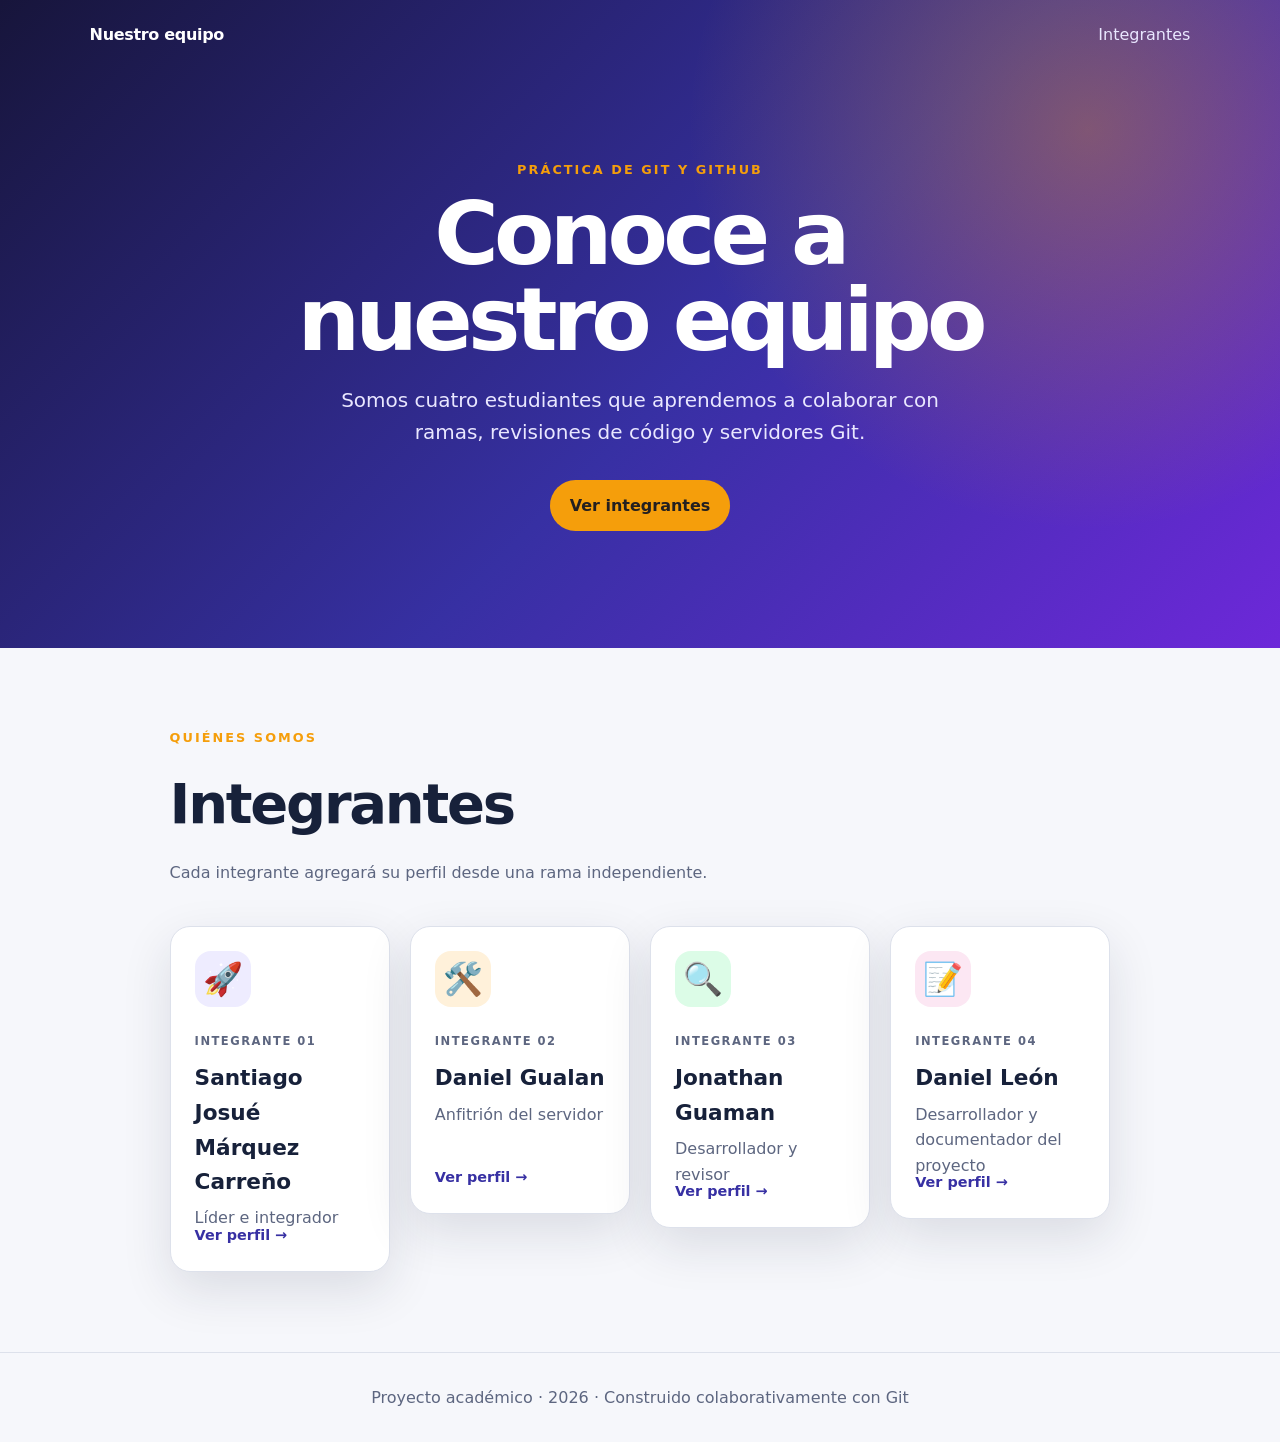
<file: index.html>
<!doctype html>
<html lang="es">
<head>
  <meta charset="utf-8">
  <meta name="viewport" content="width=device-width, initial-scale=1">
  <meta name="description" content="Página de presentación de nuestro equipo de trabajo.">
  <title>Página del equipo</title>
  <link rel="stylesheet" href="styles.css">
</head>
<body>
  <header class="hero">
    <nav class="nav" aria-label="Navegación principal">
      <a class="brand" href="index.html">Nuestro equipo</a>
      <a class="nav-link" href="#integrantes">Integrantes</a>
    </nav>

    <div class="hero-content">
      <p class="eyebrow">Práctica de Git y GitHub</p>
      <h1>Conoce a nuestro equipo</h1>
      <p class="intro">Somos cuatro estudiantes que aprendemos a colaborar con ramas, revisiones de código y servidores Git.</p>
      <a class="button" href="#integrantes">Ver integrantes</a>
    </div>
  </header>

  <main>
    <section class="team" aria-labelledby="team-title">
      <div class="section-heading">
        <p class="eyebrow">Quiénes somos</p>
        <h2 id="team-title">Integrantes</h2>
        <p>Cada integrante agregará su perfil desde una rama independiente.</p>
      </div>

      <ul id="integrantes" class="member-grid">
        <li class="member-card member-card--violet">
          <a href="integrante-1.html">
            <span class="emoji" aria-hidden="true">🚀</span>
            <span class="member-number">Integrante 01</span>
            <h3>Santiago Josué Márquez Carreño</h3>
            <p>Líder e integrador</p>
            <span class="card-link">Ver perfil <span aria-hidden="true">→</span></span>
          </a>
        </li>
        <li class="member-card member-card--orange">
          <a href="integrante-2.html">
            <span class="emoji" aria-hidden="true">🛠️</span>
            <span class="member-number">Integrante 02</span>
            <h3>Daniel Gualan</h3>
            <p>Anfitrión del servidor</p>
            <span class="card-link">Ver perfil <span aria-hidden="true">→</span></span>
          </a>
        </li>
        <li class="member-card member-card--green">
          <a href="integrante-3.html">
            <span class="emoji" aria-hidden="true">🔍</span>
            <span class="member-number">Integrante 03</span>
            <h3>Jonathan Guaman</h3>
            <p>Desarrollador y revisor</p>
            <span class="card-link">Ver perfil <span aria-hidden="true">→</span></span>
          </a>
        </li>
        <li class="member-card member-card--pink">
          <a href="integrante-4.html">
            <span class="emoji" aria-hidden="true">📝</span>
            <span class="member-number">Integrante 04</span>
            <h3>Daniel León</h3>
            <p>Desarrollador y documentador del proyecto</p>
            <span class="card-link">Ver perfil <span aria-hidden="true">→</span></span>
          </a>
        </li>
      </ul>
    </section>
  </main>

  <footer>
    <p>Proyecto académico · 2026 · Construido colaborativamente con Git</p>
  </footer>
</body>
</html>
</file>
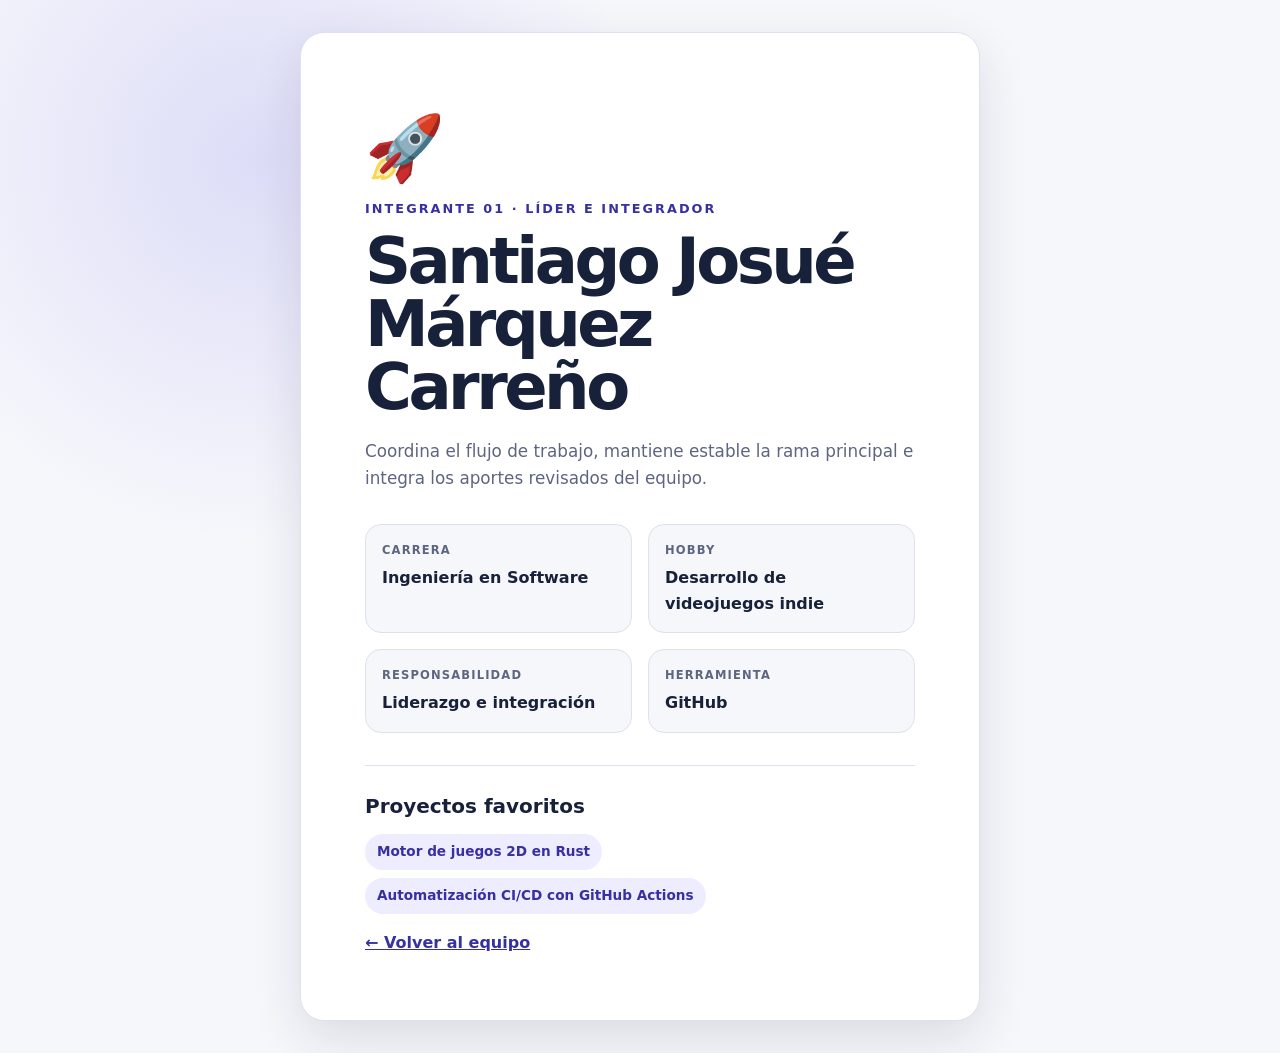
<file: integrante-1.html>
<!doctype html>
<html lang="es">
<head>
  <meta charset="utf-8">
  <meta name="viewport" content="width=device-width, initial-scale=1">
  <meta name="description" content="Perfil del integrante 1 del equipo.">
  <title>Integrante 1 · Página del equipo</title>
  <link rel="stylesheet" href="styles.css">
</head>
<body>
  <main class="profile">
    <article class="profile-card">
      <span class="profile-emoji" aria-hidden="true">🚀</span>
      <p class="eyebrow">Integrante 01 · Líder e integrador</p>
      <h1>Santiago Josué Márquez Carreño</h1>
      <p class="profile-summary">Coordina el flujo de trabajo, mantiene estable la rama principal e integra los aportes revisados del equipo.</p>

      <div class="profile-grid">
        <div class="profile-detail"><span>Carrera</span><strong>Ingeniería en Software</strong></div>
        <div class="profile-detail"><span>Hobby</span><strong>Desarrollo de videojuegos indie</strong></div>
        <div class="profile-detail"><span>Responsabilidad</span><strong>Liderazgo e integración</strong></div>
        <div class="profile-detail"><span>Herramienta</span><strong>GitHub</strong></div>
      </div>

      <section class="projects" aria-labelledby="projects-title">
        <h2 id="projects-title">Proyectos favoritos</h2>
        <ul class="project-tags"><li>Motor de juegos 2D en Rust</li><li>Automatización CI/CD con GitHub Actions</li></ul>
      </section>

      <a class="back-link" href="index.html">← Volver al equipo</a>
    </article>
  </main>
</body>
</html>
</file>
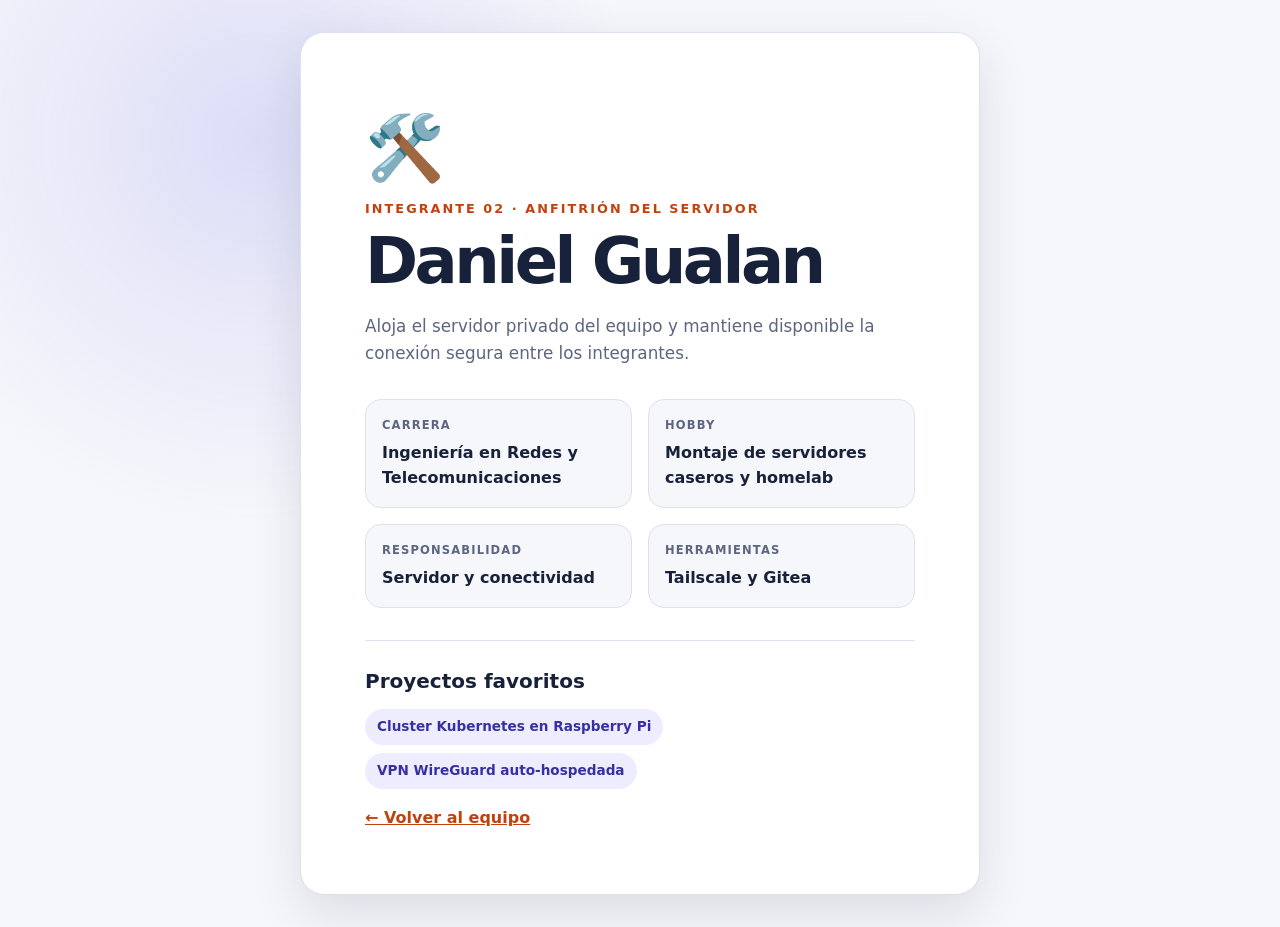
<file: integrante-2.html>
<!doctype html>
<html lang="es">
<head>
  <meta charset="utf-8">
  <meta name="viewport" content="width=device-width, initial-scale=1">
  <meta name="description" content="Perfil del integrante 2 del equipo.">
  <title>Integrante 2 · Página del equipo</title>
  <link rel="stylesheet" href="styles.css">
</head>
<body>
  <main class="profile">
    <article class="profile-card profile-card--orange">
      <span class="profile-emoji" aria-hidden="true">🛠️</span>
      <p class="eyebrow">Integrante 02 · Anfitrión del servidor</p>
      <h1>Daniel Gualan</h1>
      <p class="profile-summary">Aloja el servidor privado del equipo y mantiene disponible la conexión segura entre los integrantes.</p>

      <div class="profile-grid">
        <div class="profile-detail"><span>Carrera</span><strong>Ingeniería en Redes y Telecomunicaciones</strong></div>
        <div class="profile-detail"><span>Hobby</span><strong>Montaje de servidores caseros y homelab</strong></div>
        <div class="profile-detail"><span>Responsabilidad</span><strong>Servidor y conectividad</strong></div>
        <div class="profile-detail"><span>Herramientas</span><strong>Tailscale y Gitea</strong></div>
      </div>

      <section class="projects" aria-labelledby="projects-title">
        <h2 id="projects-title">Proyectos favoritos</h2>
        <ul class="project-tags"><li>Cluster Kubernetes en Raspberry Pi</li><li>VPN WireGuard auto-hospedada</li></ul>
      </section>

      <a class="back-link" href="index.html">← Volver al equipo</a>
    </article>
  </main>
</body>
</html>
</file>
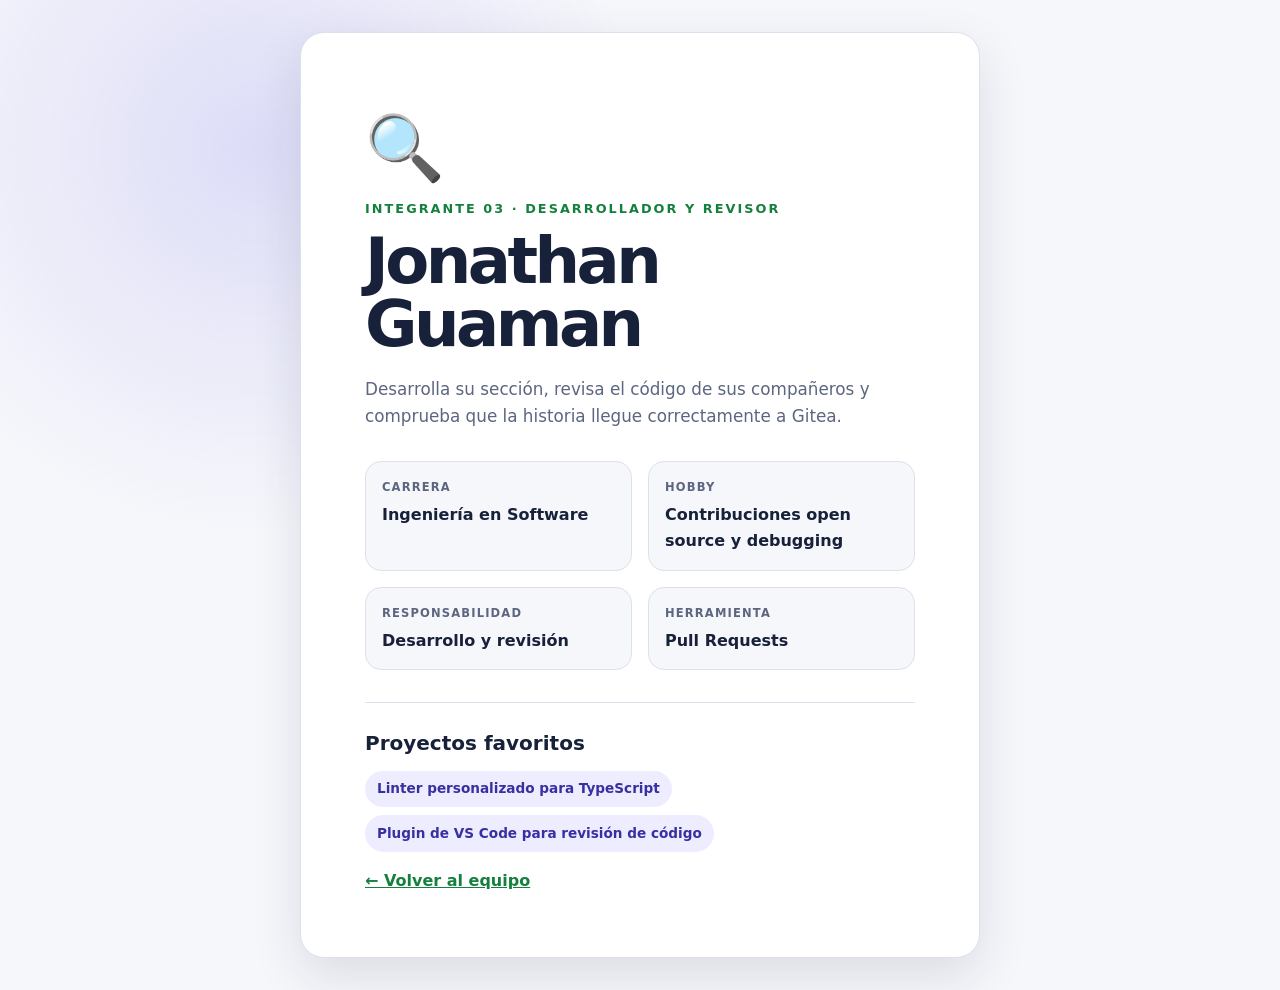
<file: integrante-3.html>
<!doctype html>
<html lang="es">
<head>
  <meta charset="utf-8">
  <meta name="viewport" content="width=device-width, initial-scale=1">
  <meta name="description" content="Perfil del integrante 3 del equipo.">
  <title>Integrante 3 · Página del equipo</title>
  <link rel="stylesheet" href="styles.css">
</head>
<body>
  <main class="profile">
    <article class="profile-card profile-card--green">
      <span class="profile-emoji" aria-hidden="true">🔍</span>
      <p class="eyebrow">Integrante 03 · Desarrollador y revisor</p>
      <h1>Jonathan Guaman</h1>
      <p class="profile-summary">Desarrolla su sección, revisa el código de sus compañeros y comprueba que la historia llegue correctamente a Gitea.</p>

      <div class="profile-grid">
        <div class="profile-detail"><span>Carrera</span><strong>Ingeniería en Software</strong></div>
        <div class="profile-detail"><span>Hobby</span><strong>Contribuciones open source y debugging</strong></div>
        <div class="profile-detail"><span>Responsabilidad</span><strong>Desarrollo y revisión</strong></div>
        <div class="profile-detail"><span>Herramienta</span><strong>Pull Requests</strong></div>
      </div>

      <section class="projects" aria-labelledby="projects-title">
        <h2 id="projects-title">Proyectos favoritos</h2>
        <ul class="project-tags"><li>Linter personalizado para TypeScript</li><li>Plugin de VS Code para revisión de código</li></ul>
      </section>

      <a class="back-link" href="index.html">← Volver al equipo</a>
    </article>
  </main>
</body>
</html>
</file>
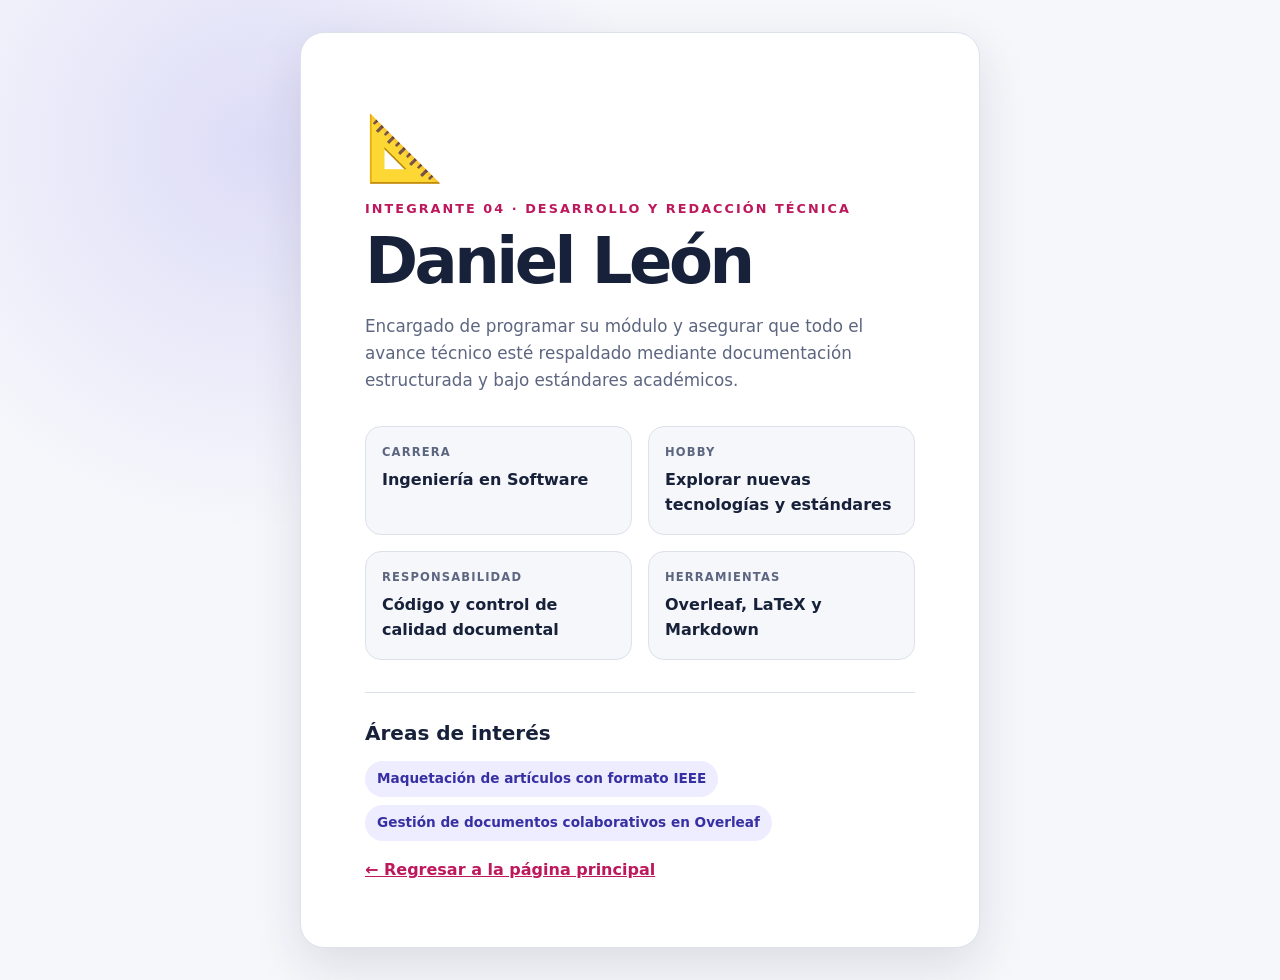
<file: integrante-4.html>
<!doctype html>
<html lang="es">
<head>
  <meta charset="utf-8">
  <meta name="viewport" content="width=device-width, initial-scale=1">
  <meta name="description" content="Perfil de Daniel León - Integrante 4 del equipo.">
  <title>Daniel León · Miembro del equipo</title>
  <link rel="stylesheet" href="styles.css">
</head>
<body>
  <main class="profile">
    <article class="profile-card profile-card--pink">
      <span class="profile-emoji" aria-hidden="true">📐</span>
      <p class="eyebrow">Integrante 04 · Desarrollo y Redacción Técnica</p>
      <h1>Daniel León</h1>
      <p class="profile-summary">Encargado de programar su módulo y asegurar que todo el avance técnico esté respaldado mediante documentación estructurada y bajo estándares académicos.</p>

      <div class="profile-grid">
        <div class="profile-detail"><span>Carrera</span><strong>Ingeniería en Software</strong></div>
        <div class="profile-detail"><span>Hobby</span><strong>Explorar nuevas tecnologías y estándares</strong></div>
        <div class="profile-detail"><span>Responsabilidad</span><strong>Código y control de calidad documental</strong></div>
        <div class="profile-detail"><span>Herramientas</span><strong>Overleaf, LaTeX y Markdown</strong></div>
      </div>

      <section class="projects" aria-labelledby="projects-title">
        <h2 id="projects-title">Áreas de interés</h2>
        <ul class="project-tags">
          <li>Maquetación de artículos con formato IEEE</li>
          <li>Gestión de documentos colaborativos en Overleaf</li>
        </ul>
      </section>

      <a class="back-link" href="index.html">← Regresar a la página principal</a>
    </article>
  </main>
</body>
</html>
</file>
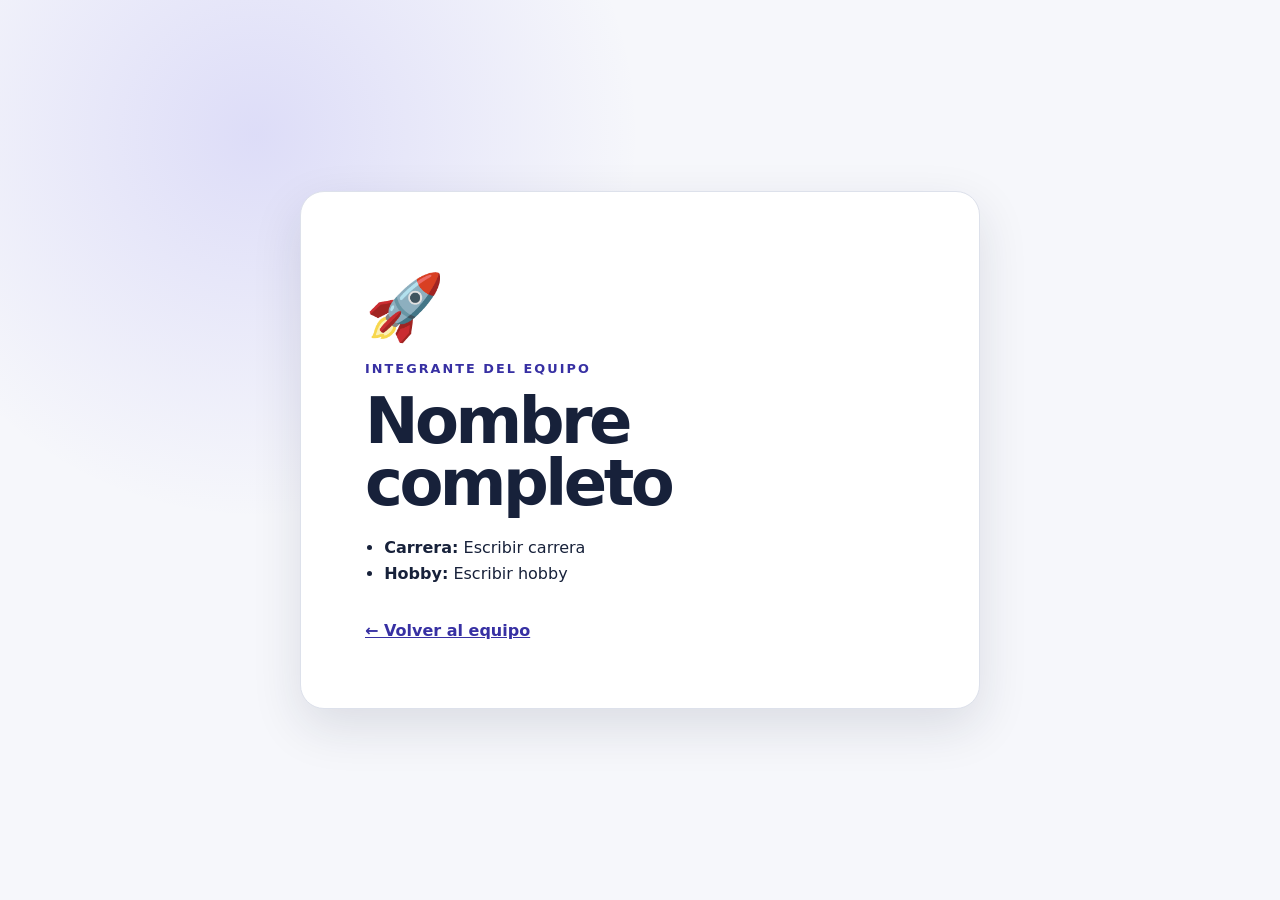
<file: plantilla-perfil.html>
<!doctype html>
<html lang="es">
<head>
  <meta charset="utf-8">
  <meta name="viewport" content="width=device-width, initial-scale=1">
  <meta name="description" content="Perfil de integrante del equipo.">
  <title>Nombre · Página del equipo</title>
  <link rel="stylesheet" href="styles.css">
</head>
<body>
  <main class="profile">
    <article class="profile-card">
      <span class="profile-emoji" aria-hidden="true">🚀</span>
      <p class="eyebrow">Integrante del equipo</p>
      <h1>Nombre completo</h1>
      <ul class="profile-list">
        <li><strong>Carrera:</strong> Escribir carrera</li>
        <li><strong>Hobby:</strong> Escribir hobby</li>
      </ul>
      <a class="back-link" href="index.html">← Volver al equipo</a>
    </article>
  </main>
</body>
</html>
</file>
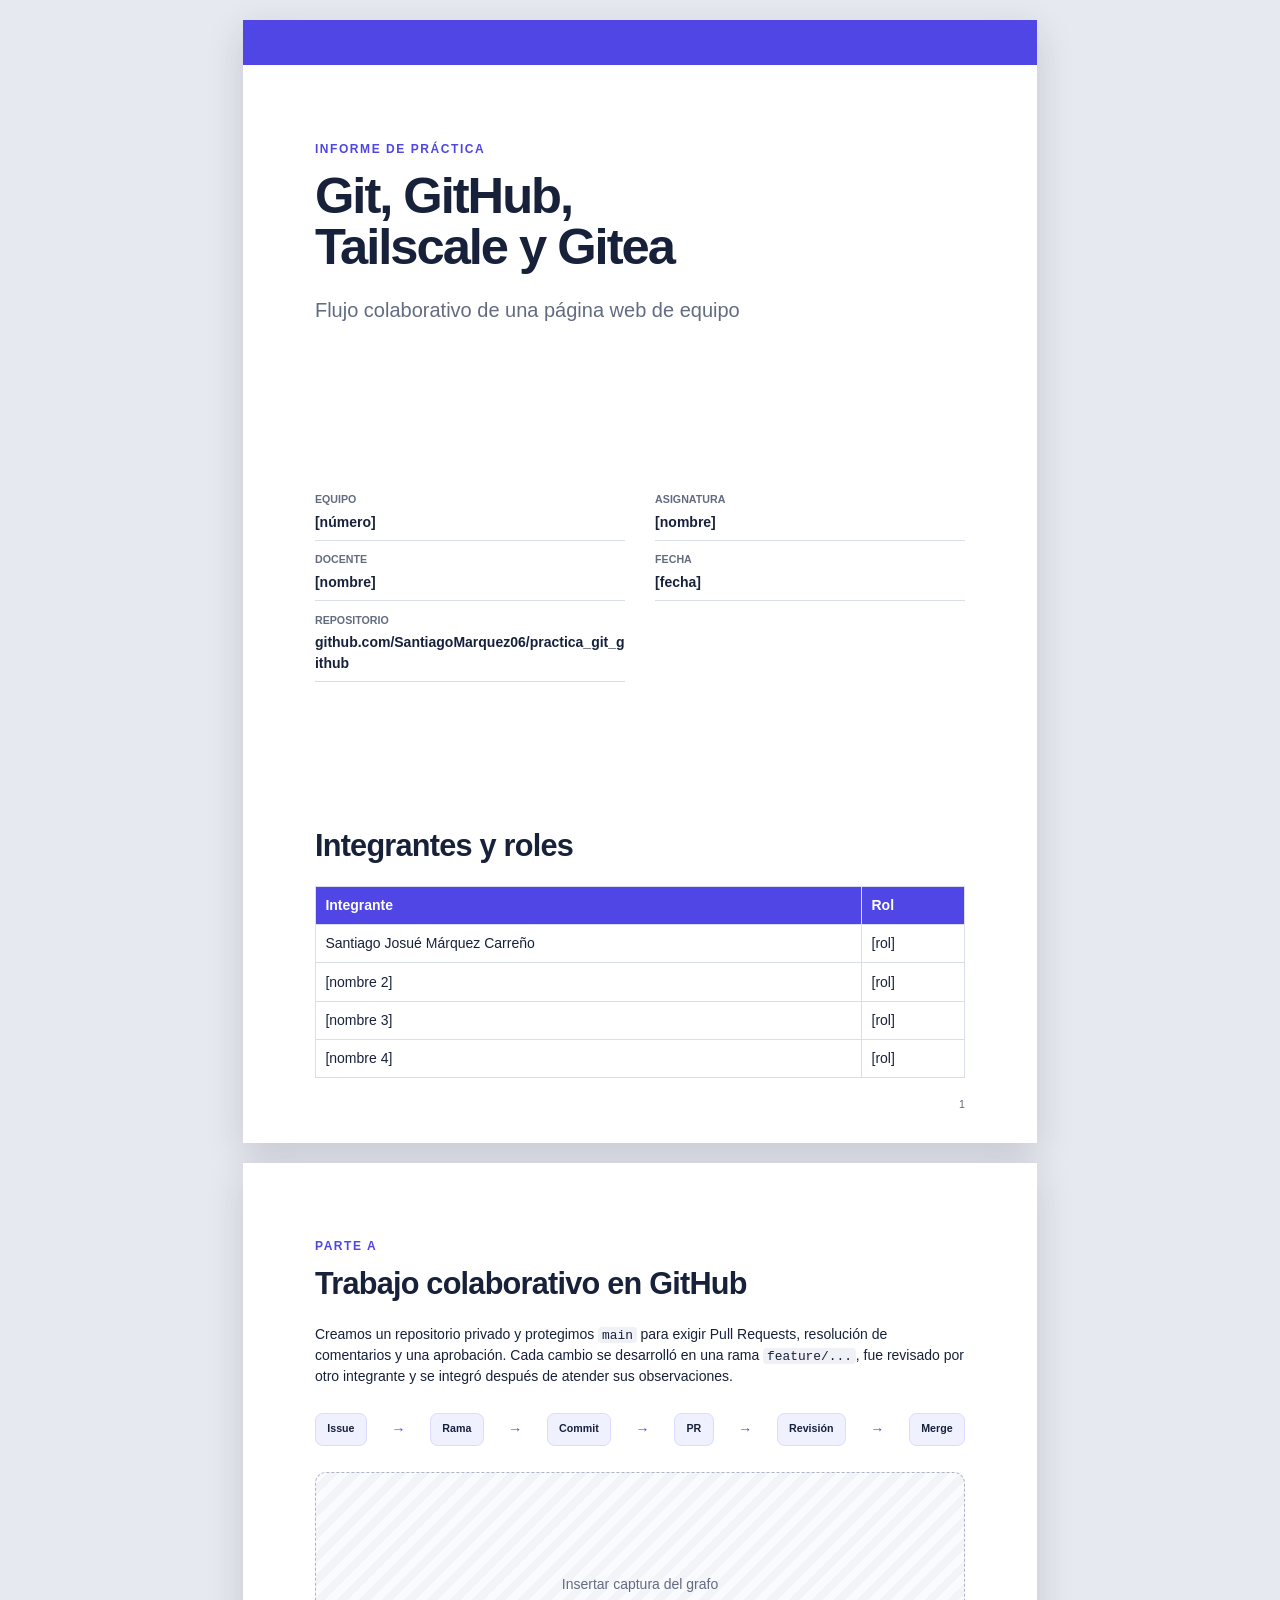
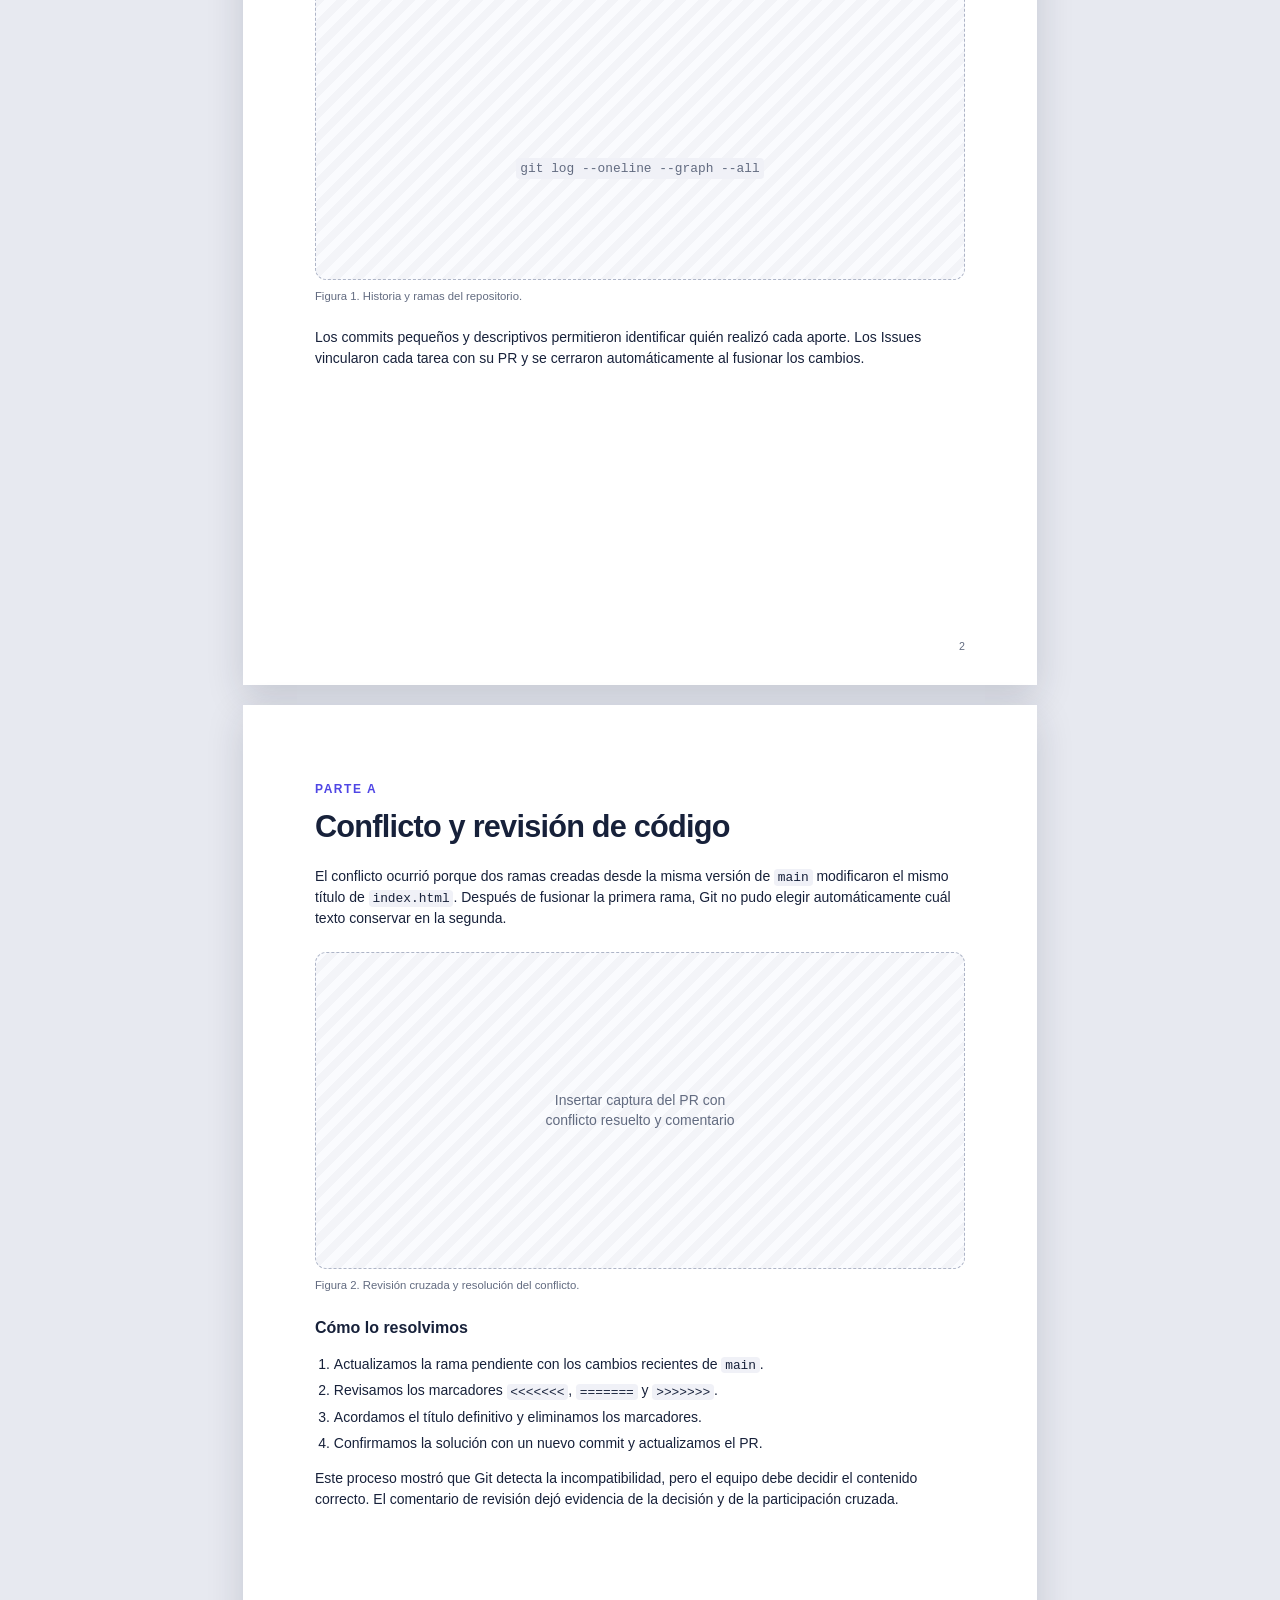
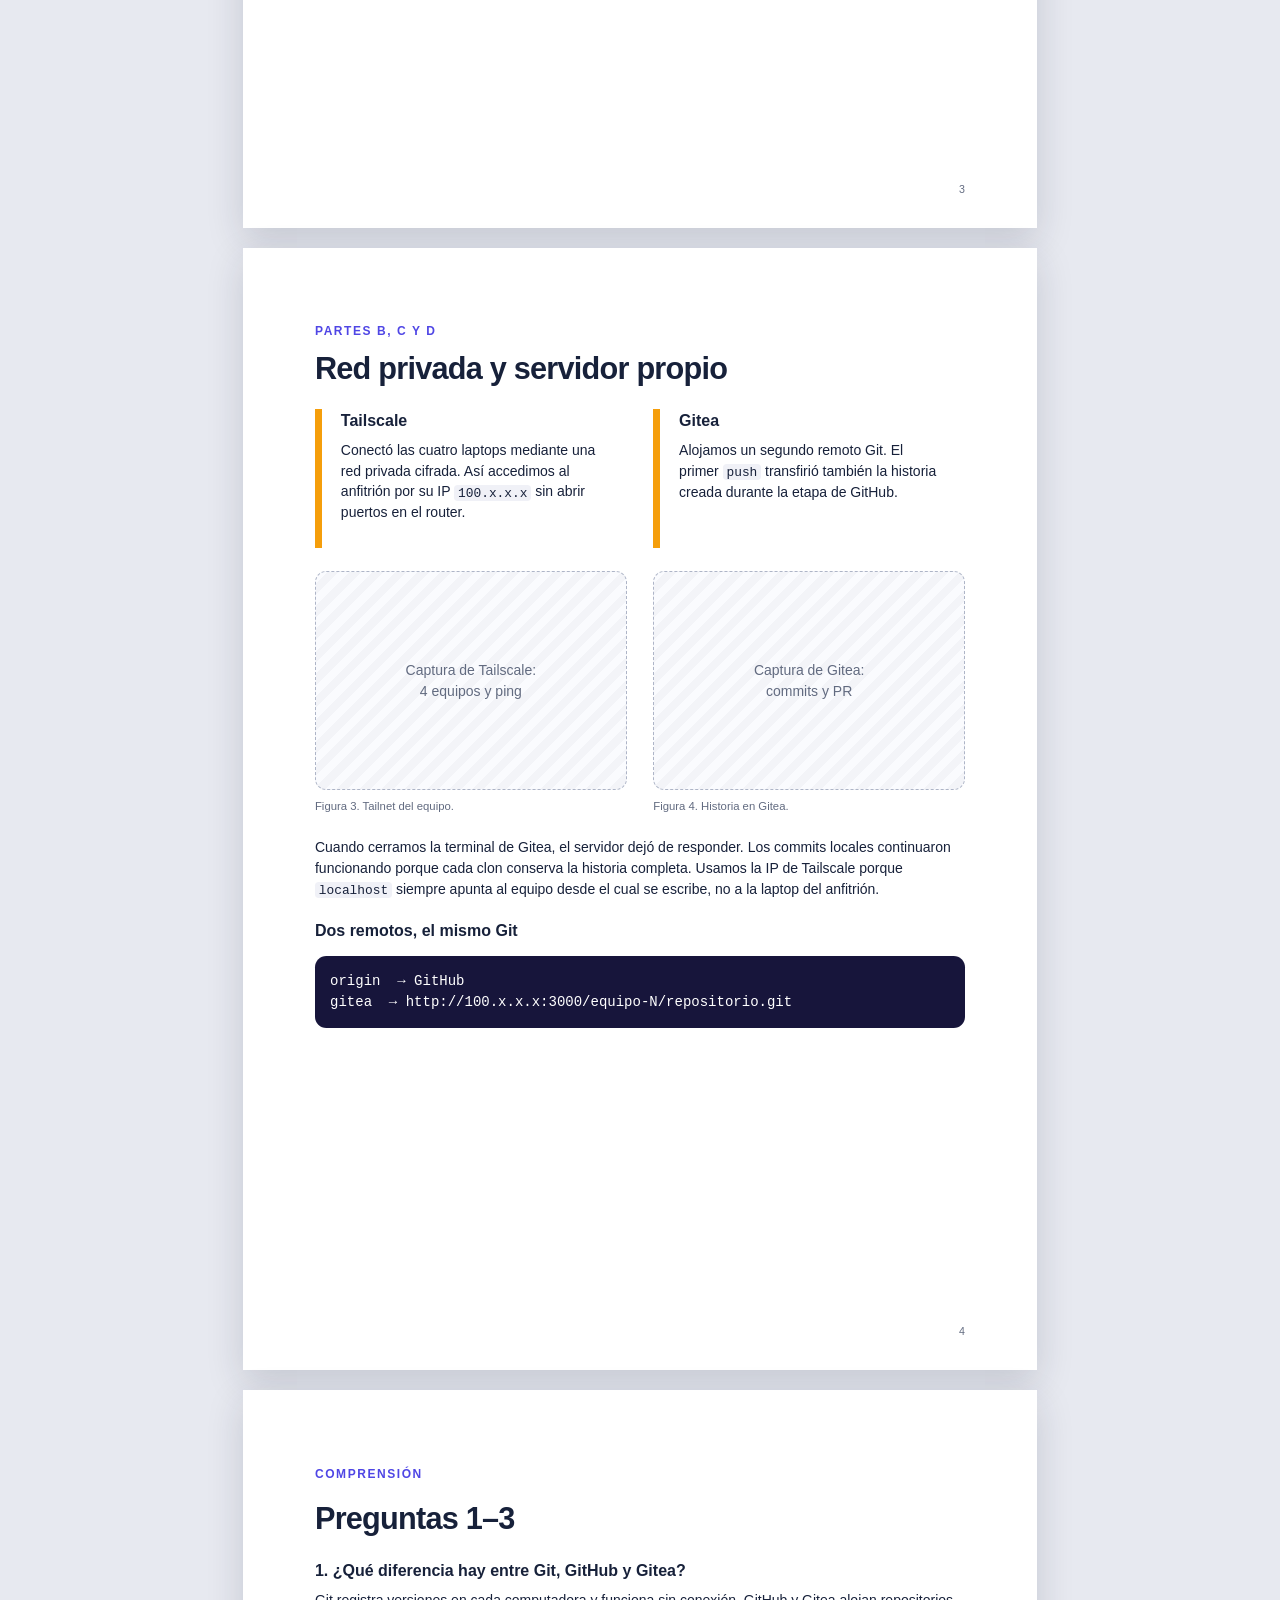
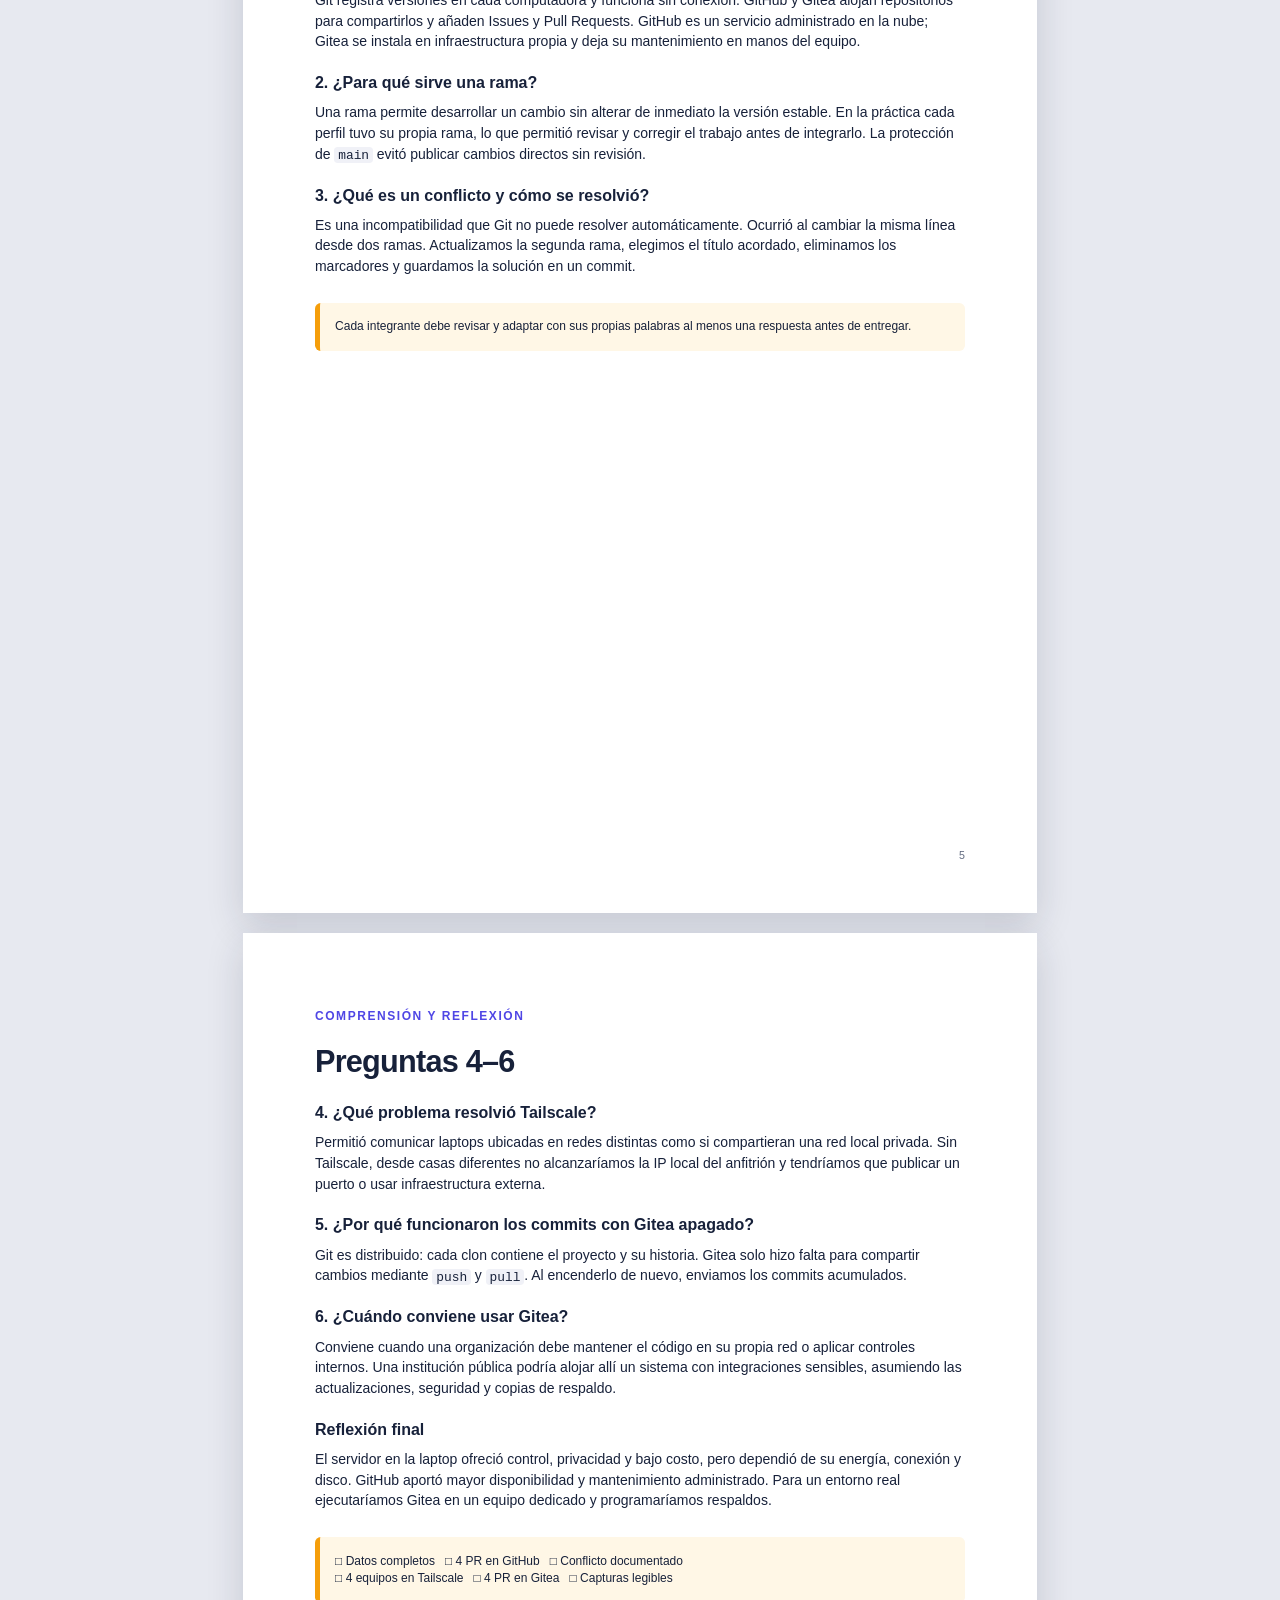
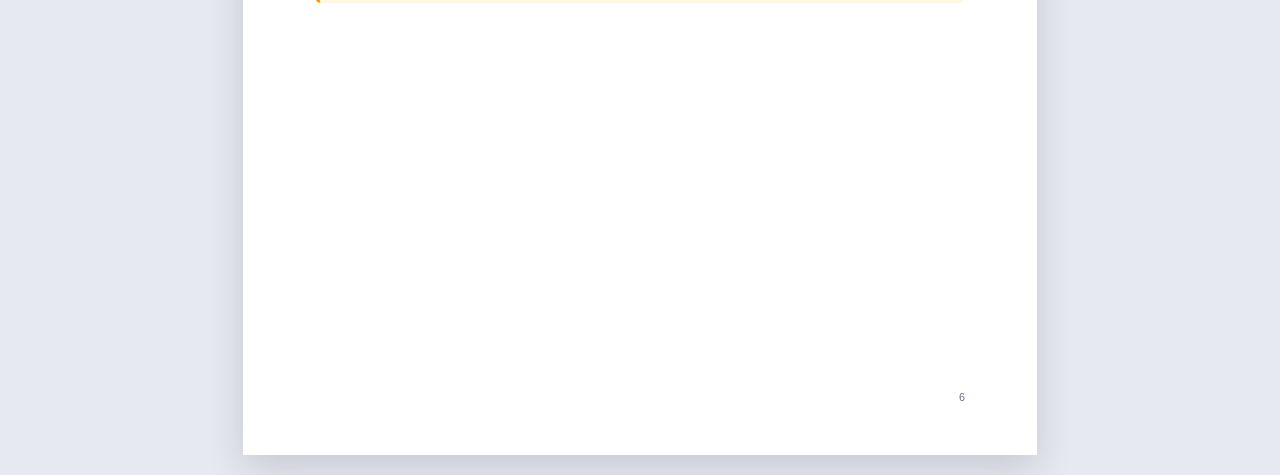
<file: informe/informe.html>
<!doctype html>
<html lang="es">
<head>
  <meta charset="utf-8">
  <meta name="viewport" content="width=device-width, initial-scale=1">
  <title>Informe · Git, GitHub, Tailscale y Gitea</title>
  <link rel="stylesheet" href="informe.css">
</head>
<body>
  <main class="report">
    <section class="page cover">
      <div>
        <p class="kicker">Informe de práctica</p>
        <h1>Git, GitHub,<br>Tailscale y Gitea</h1>
        <p class="lead">Flujo colaborativo de una página web de equipo</p>
      </div>

      <dl class="metadata">
        <div><dt>Equipo</dt><dd>[número]</dd></div>
        <div><dt>Asignatura</dt><dd>[nombre]</dd></div>
        <div><dt>Docente</dt><dd>[nombre]</dd></div>
        <div><dt>Fecha</dt><dd>[fecha]</dd></div>
        <div><dt>Repositorio</dt><dd>github.com/SantiagoMarquez06/practica_git_github</dd></div>
      </dl>

      <div>
        <h2>Integrantes y roles</h2>
        <table>
          <thead><tr><th>Integrante</th><th>Rol</th></tr></thead>
          <tbody>
            <tr><td>Santiago Josué Márquez Carreño</td><td>[rol]</td></tr>
            <tr><td>[nombre 2]</td><td>[rol]</td></tr>
            <tr><td>[nombre 3]</td><td>[rol]</td></tr>
            <tr><td>[nombre 4]</td><td>[rol]</td></tr>
          </tbody>
        </table>
      </div>
      <p class="page-number">1</p>
    </section>

    <section class="page">
      <p class="kicker">Parte A</p>
      <h2>Trabajo colaborativo en GitHub</h2>
      <p>Creamos un repositorio privado y protegimos <code>main</code> para exigir Pull Requests, resolución de comentarios y una aprobación. Cada cambio se desarrolló en una rama <code>feature/...</code>, fue revisado por otro integrante y se integró después de atender sus observaciones.</p>

      <div class="flow" aria-label="Flujo de colaboración">
        <span>Issue</span><b>→</b><span>Rama</span><b>→</b><span>Commit</span><b>→</b><span>PR</span><b>→</b><span>Revisión</span><b>→</b><span>Merge</span>
      </div>

      <figure class="evidence evidence-large">
        <div>Insertar captura del grafo<br><code>git log --oneline --graph --all</code></div>
        <figcaption>Figura 1. Historia y ramas del repositorio.</figcaption>
      </figure>

      <p>Los commits pequeños y descriptivos permitieron identificar quién realizó cada aporte. Los Issues vincularon cada tarea con su PR y se cerraron automáticamente al fusionar los cambios.</p>
      <p class="page-number">2</p>
    </section>

    <section class="page">
      <p class="kicker">Parte A</p>
      <h2>Conflicto y revisión de código</h2>
      <p>El conflicto ocurrió porque dos ramas creadas desde la misma versión de <code>main</code> modificaron el mismo título de <code>index.html</code>. Después de fusionar la primera rama, Git no pudo elegir automáticamente cuál texto conservar en la segunda.</p>

      <figure class="evidence">
        <div>Insertar captura del PR con<br>conflicto resuelto y comentario</div>
        <figcaption>Figura 2. Revisión cruzada y resolución del conflicto.</figcaption>
      </figure>

      <h3>Cómo lo resolvimos</h3>
      <ol>
        <li>Actualizamos la rama pendiente con los cambios recientes de <code>main</code>.</li>
        <li>Revisamos los marcadores <code>&lt;&lt;&lt;&lt;&lt;&lt;&lt;</code>, <code>=======</code> y <code>&gt;&gt;&gt;&gt;&gt;&gt;&gt;</code>.</li>
        <li>Acordamos el título definitivo y eliminamos los marcadores.</li>
        <li>Confirmamos la solución con un nuevo commit y actualizamos el PR.</li>
      </ol>

      <p>Este proceso mostró que Git detecta la incompatibilidad, pero el equipo debe decidir el contenido correcto. El comentario de revisión dejó evidencia de la decisión y de la participación cruzada.</p>
      <p class="page-number">3</p>
    </section>

    <section class="page">
      <p class="kicker">Partes B, C y D</p>
      <h2>Red privada y servidor propio</h2>
      <div class="two-columns">
        <div>
          <h3>Tailscale</h3>
          <p>Conectó las cuatro laptops mediante una red privada cifrada. Así accedimos al anfitrión por su IP <code>100.x.x.x</code> sin abrir puertos en el router.</p>
        </div>
        <div>
          <h3>Gitea</h3>
          <p>Alojamos un segundo remoto Git. El primer <code>push</code> transfirió también la historia creada durante la etapa de GitHub.</p>
        </div>
      </div>

      <div class="evidence-grid">
        <figure class="evidence compact">
          <div>Captura de Tailscale:<br>4 equipos y ping</div>
          <figcaption>Figura 3. Tailnet del equipo.</figcaption>
        </figure>
        <figure class="evidence compact">
          <div>Captura de Gitea:<br>commits y PR</div>
          <figcaption>Figura 4. Historia en Gitea.</figcaption>
        </figure>
      </div>

      <p>Cuando cerramos la terminal de Gitea, el servidor dejó de responder. Los commits locales continuaron funcionando porque cada clon conserva la historia completa. Usamos la IP de Tailscale porque <code>localhost</code> siempre apunta al equipo desde el cual se escribe, no a la laptop del anfitrión.</p>

      <h3>Dos remotos, el mismo Git</h3>
      <pre>origin  → GitHub
gitea  → http://100.x.x.x:3000/equipo-N/repositorio.git</pre>
      <p class="page-number">4</p>
    </section>

    <section class="page answers">
      <p class="kicker">Comprensión</p>
      <h2>Preguntas 1–3</h2>

      <h3>1. ¿Qué diferencia hay entre Git, GitHub y Gitea?</h3>
      <p>Git registra versiones en cada computadora y funciona sin conexión. GitHub y Gitea alojan repositorios para compartirlos y añaden Issues y Pull Requests. GitHub es un servicio administrado en la nube; Gitea se instala en infraestructura propia y deja su mantenimiento en manos del equipo.</p>

      <h3>2. ¿Para qué sirve una rama?</h3>
      <p>Una rama permite desarrollar un cambio sin alterar de inmediato la versión estable. En la práctica cada perfil tuvo su propia rama, lo que permitió revisar y corregir el trabajo antes de integrarlo. La protección de <code>main</code> evitó publicar cambios directos sin revisión.</p>

      <h3>3. ¿Qué es un conflicto y cómo se resolvió?</h3>
      <p>Es una incompatibilidad que Git no puede resolver automáticamente. Ocurrió al cambiar la misma línea desde dos ramas. Actualizamos la segunda rama, elegimos el título acordado, eliminamos los marcadores y guardamos la solución en un commit.</p>

      <div class="note">Cada integrante debe revisar y adaptar con sus propias palabras al menos una respuesta antes de entregar.</div>
      <p class="page-number">5</p>
    </section>

    <section class="page answers">
      <p class="kicker">Comprensión y reflexión</p>
      <h2>Preguntas 4–6</h2>

      <h3>4. ¿Qué problema resolvió Tailscale?</h3>
      <p>Permitió comunicar laptops ubicadas en redes distintas como si compartieran una red local privada. Sin Tailscale, desde casas diferentes no alcanzaríamos la IP local del anfitrión y tendríamos que publicar un puerto o usar infraestructura externa.</p>

      <h3>5. ¿Por qué funcionaron los commits con Gitea apagado?</h3>
      <p>Git es distribuido: cada clon contiene el proyecto y su historia. Gitea solo hizo falta para compartir cambios mediante <code>push</code> y <code>pull</code>. Al encenderlo de nuevo, enviamos los commits acumulados.</p>

      <h3>6. ¿Cuándo conviene usar Gitea?</h3>
      <p>Conviene cuando una organización debe mantener el código en su propia red o aplicar controles internos. Una institución pública podría alojar allí un sistema con integraciones sensibles, asumiendo las actualizaciones, seguridad y copias de respaldo.</p>

      <h3>Reflexión final</h3>
      <p>El servidor en la laptop ofreció control, privacidad y bajo costo, pero dependió de su energía, conexión y disco. GitHub aportó mayor disponibilidad y mantenimiento administrado. Para un entorno real ejecutaríamos Gitea en un equipo dedicado y programaríamos respaldos.</p>

      <div class="checklist">□ Datos completos &nbsp; □ 4 PR en GitHub &nbsp; □ Conflicto documentado<br>□ 4 equipos en Tailscale &nbsp; □ 4 PR en Gitea &nbsp; □ Capturas legibles</div>
      <p class="page-number">6</p>
    </section>
  </main>
</body>
</html>
</file>
<file: styles.css>
:root {
  --ink: #17213a;
  --muted: #5d6680;
  --paper: #f6f7fb;
  --surface: #ffffff;
  --primary: #4f46e5;
  --primary-dark: #3730a3;
  --accent: #f59e0b;
  --line: #dde1eb;
  --shadow: 0 18px 50px rgba(23, 33, 58, 0.12);
}

* {
  box-sizing: border-box;
}

html {
  scroll-behavior: smooth;
}

body {
  margin: 0;
  color: var(--ink);
  background: var(--paper);
  font-family: Inter, ui-sans-serif, system-ui, -apple-system, BlinkMacSystemFont, "Segoe UI", sans-serif;
  line-height: 1.6;
}

a {
  color: inherit;
}

.hero {
  min-height: 72vh;
  padding: 0 7vw 5rem;
  color: #fff;
  background:
    radial-gradient(circle at 85% 20%, rgba(245, 158, 11, 0.35), transparent 25rem),
    linear-gradient(135deg, #17153b 0%, var(--primary-dark) 55%, #6d28d9 100%);
}

.nav {
  display: flex;
  align-items: center;
  justify-content: space-between;
  max-width: 1120px;
  margin: 0 auto;
  padding: 1.4rem 0;
}

.brand,
.nav-link {
  text-decoration: none;
}

.brand {
  font-weight: 800;
  letter-spacing: -0.02em;
}

.nav-link {
  color: #e9e7ff;
}

.hero-content {
  max-width: 780px;
  margin: 10vh auto 0;
  text-align: center;
}

.eyebrow {
  margin: 0 0 0.65rem;
  color: var(--accent);
  font-size: 0.8rem;
  font-weight: 800;
  letter-spacing: 0.16em;
  text-transform: uppercase;
}

h1,
h2,
h3,
p {
  margin-top: 0;
}

h1 {
  margin-bottom: 1.25rem;
  font-size: clamp(2.75rem, 8vw, 5.5rem);
  line-height: 0.98;
  letter-spacing: -0.055em;
}

.intro {
  max-width: 650px;
  margin: 0 auto 2rem;
  color: #e9e7ff;
  font-size: clamp(1rem, 2.5vw, 1.25rem);
}

.button {
  display: inline-block;
  padding: 0.8rem 1.2rem;
  color: #231f20;
  background: var(--accent);
  border-radius: 999px;
  font-weight: 800;
  text-decoration: none;
  transition: transform 160ms ease, box-shadow 160ms ease;
}

.button:hover,
.button:focus-visible {
  box-shadow: 0 10px 30px rgba(245, 158, 11, 0.28);
  transform: translateY(-2px);
}

.team {
  max-width: 1120px;
  min-height: 28rem;
  margin: 0 auto;
  padding: 5rem 7vw;
}

.section-heading {
  max-width: 680px;
  margin-bottom: 2.5rem;
}

.section-heading h2 {
  margin-bottom: 0.75rem;
  font-size: clamp(2rem, 5vw, 3.5rem);
  letter-spacing: -0.04em;
}

.section-heading > p:last-child {
  color: var(--muted);
}

.member-grid {
  display: grid;
  grid-template-columns: repeat(auto-fit, minmax(220px, 1fr));
  gap: 1.25rem;
  margin: 0;
  padding: 0;
  list-style: none;
}

.member-card a {
  position: relative;
  display: block;
  min-height: 18rem;
  padding: 1.5rem;
  background: var(--surface);
  border: 1px solid var(--line);
  border-radius: 1.25rem;
  box-shadow: var(--shadow);
  text-decoration: none;
  transition: border-color 160ms ease, transform 160ms ease;
}

.member-card a:hover,
.member-card a:focus-visible {
  border-color: var(--primary);
  transform: translateY(-4px);
}

.member-card .emoji {
  display: grid;
  width: 3.5rem;
  height: 3.5rem;
  place-items: center;
  margin-bottom: 1.25rem;
  background: #eeecff;
  border-radius: 1rem;
  font-size: 2rem;
  line-height: 1.2;
}

.member-card--orange .emoji {
  background: #fff1da;
}

.member-card--green .emoji {
  background: #dcfce7;
}

.member-card--pink .emoji {
  background: #fce7f3;
}

.member-number {
  color: var(--muted);
  font-size: 0.72rem;
  font-weight: 800;
  letter-spacing: 0.13em;
  text-transform: uppercase;
}

.member-card h3 {
  margin: 0.55rem 0 0.35rem;
  font-size: 1.35rem;
}

.member-card p {
  color: var(--muted);
}

.card-link {
  position: absolute;
  right: 1.5rem;
  bottom: 1.5rem;
  left: 1.5rem;
  color: var(--primary-dark);
  font-size: 0.9rem;
  font-weight: 800;
}

.profile {
  display: grid;
  place-items: center;
  min-height: 100vh;
  padding: 2rem;
  background:
    radial-gradient(circle at 20% 15%, rgba(79, 70, 229, 0.15), transparent 24rem),
    var(--paper);
}

.profile-card {
  width: min(680px, 100%);
  padding: clamp(2rem, 7vw, 4rem);
  background: var(--surface);
  border: 1px solid var(--line);
  border-radius: 1.5rem;
  box-shadow: var(--shadow);
}

.profile-card--orange {
  --profile-accent: #c2410c;
}

.profile-card--green {
  --profile-accent: #15803d;
}

.profile-card--pink {
  --profile-accent: #be185d;
}

.profile-emoji {
  font-size: 4rem;
}

.profile-card h1 {
  color: var(--ink);
  font-size: clamp(2.25rem, 8vw, 4rem);
}

.profile-card .eyebrow,
.profile-card .back-link {
  color: var(--profile-accent, var(--primary-dark));
}

.profile-summary {
  margin-bottom: 2rem;
  color: var(--muted);
  font-size: 1.05rem;
}

.profile-grid {
  display: grid;
  grid-template-columns: repeat(2, minmax(0, 1fr));
  gap: 1rem;
  margin: 2rem 0;
}

.profile-detail {
  padding: 1rem;
  background: var(--paper);
  border: 1px solid var(--line);
  border-radius: 1rem;
}

.profile-detail span {
  display: block;
  margin-bottom: 0.35rem;
  color: var(--muted);
  font-size: 0.72rem;
  font-weight: 800;
  letter-spacing: 0.1em;
  text-transform: uppercase;
}

.profile-detail strong {
  font-size: 1rem;
}

.projects {
  margin-top: 2rem;
  padding-top: 1.5rem;
  border-top: 1px solid var(--line);
}

.projects h2 {
  margin-bottom: 0.75rem;
  font-size: 1.25rem;
}

.project-tags {
  display: flex;
  flex-wrap: wrap;
  gap: 0.5rem;
  margin: 0;
  padding: 0;
  list-style: none;
}

.project-tags li {
  padding: 0.45rem 0.75rem;
  color: var(--primary-dark);
  background: #eeecff;
  border-radius: 999px;
  font-size: 0.85rem;
  font-weight: 700;
}

.profile-list {
  padding-left: 1.2rem;
}

.back-link {
  display: inline-block;
  margin-top: 1rem;
  color: var(--primary-dark);
  font-weight: 800;
}

footer {
  padding: 2rem 7vw;
  color: var(--muted);
  border-top: 1px solid var(--line);
  text-align: center;
}

footer p {
  margin: 0;
}

@media (max-width: 560px) {
  .hero {
    padding-inline: 1.25rem;
  }

  .team {
    padding-inline: 1.25rem;
  }

  .profile {
    padding: 1rem;
  }

  .profile-grid {
    grid-template-columns: 1fr;
  }
}

@media (prefers-reduced-motion: reduce) {
  html {
    scroll-behavior: auto;
  }

  .button,
  .member-card a {
    transition: none;
  }
}
</file>
<file: informe/informe.css>
:root {
  --ink: #17213a;
  --muted: #626b80;
  --primary: #4f46e5;
  --accent: #f59e0b;
  --paper: #ffffff;
  --screen: #e7e9f0;
  --line: #d9deea;
}

* {
  box-sizing: border-box;
}

@page {
  size: A4;
  margin: 0;
}

body {
  margin: 0;
  color: var(--ink);
  background: var(--screen);
  font-family: Arial, Helvetica, sans-serif;
  font-size: 10.5pt;
  line-height: 1.48;
}

.report {
  display: grid;
  gap: 20px;
  justify-content: center;
  padding: 20px 0;
}

.page {
  position: relative;
  width: 210mm;
  height: 297mm;
  overflow: hidden;
  padding: 20mm 19mm 17mm;
  background: var(--paper);
  box-shadow: 0 12px 35px rgba(23, 33, 58, 0.16);
  break-after: page;
}

.page:last-child {
  break-after: auto;
}

.cover {
  display: flex;
  flex-direction: column;
  justify-content: space-between;
  border-top: 12mm solid var(--primary);
}

.kicker {
  margin: 0 0 3mm;
  color: var(--primary);
  font-size: 9pt;
  font-weight: 800;
  letter-spacing: 0.13em;
  text-transform: uppercase;
}

h1,
h2,
h3,
p {
  margin-top: 0;
}

h1 {
  margin-bottom: 6mm;
  font-size: 38pt;
  line-height: 1.02;
  letter-spacing: -0.04em;
}

h2 {
  margin-bottom: 6mm;
  font-size: 23pt;
  line-height: 1.1;
  letter-spacing: -0.025em;
}

h3 {
  margin: 5mm 0 2mm;
  font-size: 12pt;
}

.lead {
  color: var(--muted);
  font-size: 15pt;
}

.metadata {
  display: grid;
  grid-template-columns: 1fr 1fr;
  gap: 3mm 8mm;
  margin: 0;
}

.metadata div {
  padding-bottom: 2mm;
  border-bottom: 1px solid var(--line);
}

dt {
  color: var(--muted);
  font-size: 8pt;
  font-weight: 700;
  text-transform: uppercase;
}

dd {
  margin: 1mm 0 0;
  overflow-wrap: anywhere;
  font-weight: 700;
}

table {
  width: 100%;
  border-collapse: collapse;
}

th,
td {
  padding: 2.2mm 2.5mm;
  border: 1px solid var(--line);
  text-align: left;
}

th {
  color: #fff;
  background: var(--primary);
}

code,
pre {
  font-family: Consolas, "Courier New", monospace;
}

code {
  padding: 0.2mm 1mm;
  background: #f0f1f7;
  border-radius: 1mm;
  font-size: 0.92em;
}

pre {
  padding: 4mm;
  background: #17153b;
  color: #fff;
  border-radius: 3mm;
}

.flow {
  display: flex;
  align-items: center;
  justify-content: space-between;
  gap: 2mm;
  margin: 7mm 0;
  color: var(--primary);
}

.flow span {
  padding: 2mm 3mm;
  color: var(--ink);
  background: #f0f1ff;
  border: 1px solid #dcdafe;
  border-radius: 2mm;
  font-size: 8pt;
  font-weight: 700;
}

.evidence {
  margin: 6mm 0;
}

.evidence > div {
  display: grid;
  min-height: 84mm;
  place-items: center;
  padding: 5mm;
  color: var(--muted);
  background: repeating-linear-gradient(135deg, #fafbfe, #fafbfe 8px, #f3f4f8 8px, #f3f4f8 16px);
  border: 1.5px dashed #aeb5c7;
  border-radius: 3mm;
  text-align: center;
}

.evidence-large > div {
  min-height: 108mm;
}

.evidence.compact > div {
  min-height: 58mm;
}

figcaption {
  margin-top: 2mm;
  color: var(--muted);
  font-size: 8.5pt;
}

ol {
  padding-left: 5mm;
}

li {
  margin-bottom: 1.5mm;
}

.two-columns,
.evidence-grid {
  display: grid;
  grid-template-columns: 1fr 1fr;
  gap: 7mm;
}

.two-columns > div {
  padding: 0 5mm 3mm;
  border-left: 2mm solid var(--accent);
}

.two-columns h3 {
  margin-top: 0;
}

.answers p {
  margin-bottom: 5mm;
}

.note,
.checklist {
  margin-top: 7mm;
  padding: 4mm;
  background: #fff7e6;
  border-left: 1.5mm solid var(--accent);
  border-radius: 1.5mm;
  font-size: 9pt;
}

.page-number {
  position: absolute;
  right: 19mm;
  bottom: 8mm;
  margin: 0;
  color: var(--muted);
  font-size: 8pt;
}

@media print {
  body {
    background: #fff;
  }

  .report {
    display: block;
    padding: 0;
  }

  .page {
    box-shadow: none;
  }
}

@media screen and (max-width: 850px) {
  .report {
    display: block;
    padding: 0;
  }

  .page {
    width: 100%;
    height: auto;
    min-height: 100vh;
    margin-bottom: 1rem;
    padding: 2rem 1.25rem 3rem;
  }
}
</file>
